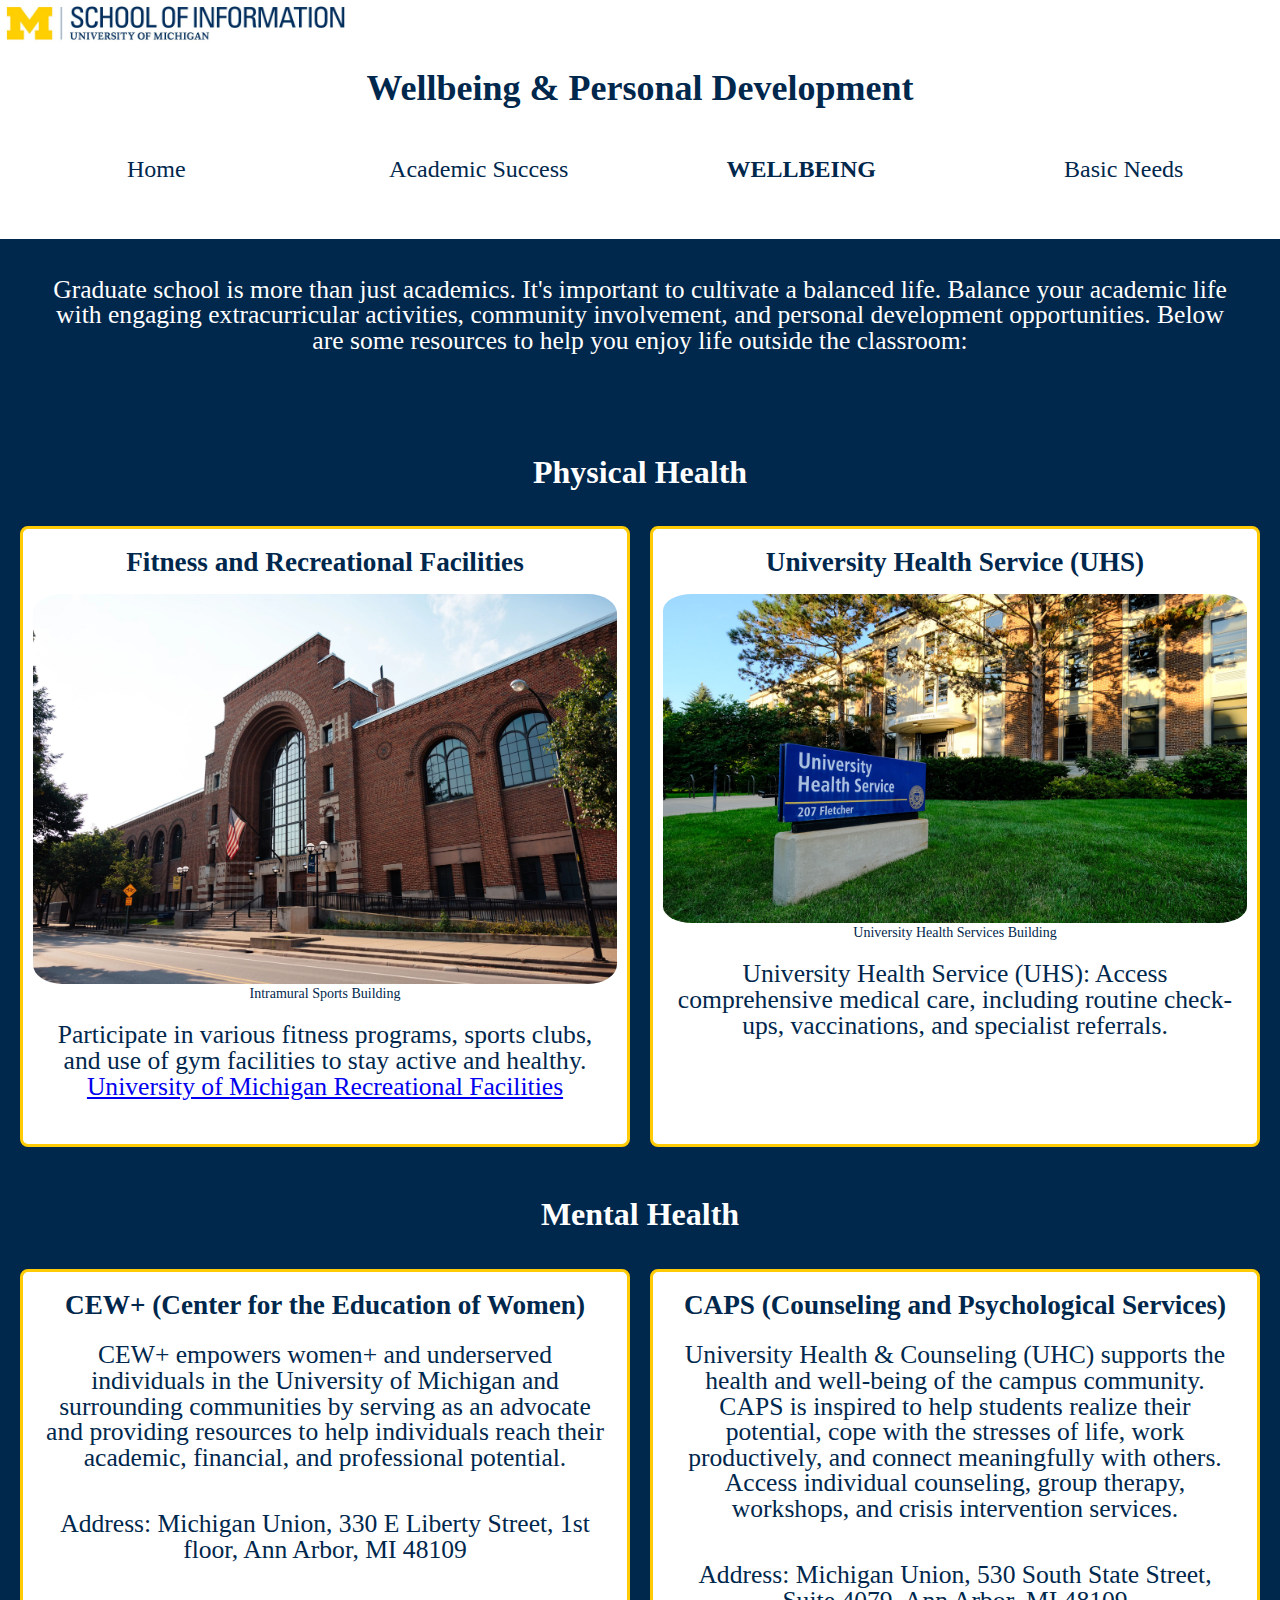
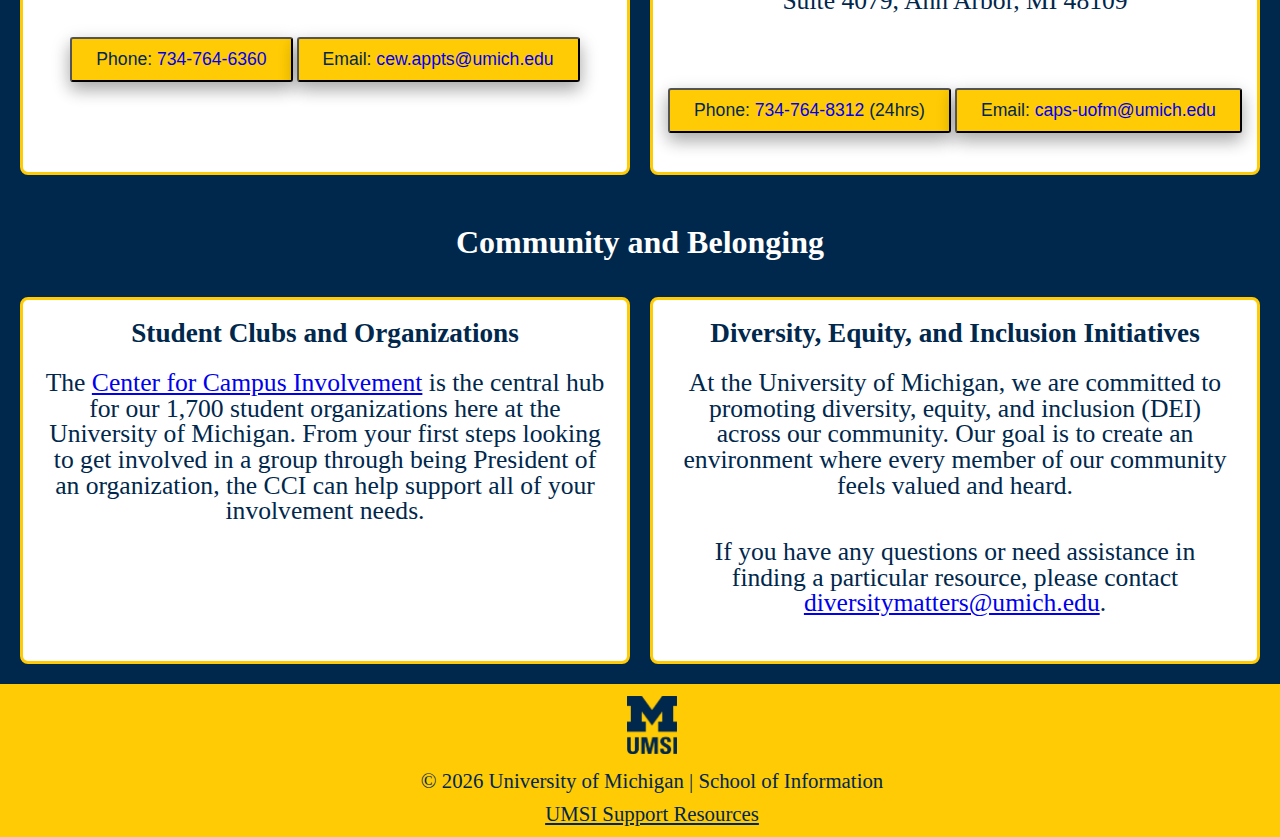
<file: wellbeing.html>
<!DOCTYPE html>
<html lang="en">
<head>
    <meta charset="UTF-8">
    <meta name="viewport" content="width=device-width, initial-scale=1.0">
    <title>Wellbeing & Personal Development</title>
    <link rel="stylesheet" href='css/html5reset.css'>
    <link rel="stylesheet" href='css/style.css'>
</head>
<body id="well_body">

<header>
    <img src="images/UMSI_logo_marketing_u.jpg" alt="UMSI Logo" width="350">
    <br><a href="#main" class="skip">Skip to Main Content</a>
    <h1>Wellbeing & Personal Development</h1>
    <nav>
        <ul>
            <li><a href="index.html">Home</a></li>
            <li><a href="academic.html">Academic Success</a></li>
            <li class="active"><a href="wellbeing.html">Wellbeing</a></li>
            <li><a href="basic_needs.html">Basic Needs</a></li>
        </ul>
    </nav>
</header>

<main id="main">
    <div class="resource_section">
        <p>Graduate school is more than just academics. It's important to cultivate a balanced life. Balance your academic life with engaging extracurricular activities, community involvement, and personal development opportunities. Below are some resources to help you enjoy life outside the classroom:</p>
        <h2>Physical Health</h2>
        <div class="container">
            <!-- University Health Service (UHS) -->
            <div class="box">
                <h3>University Health Service (UHS)</h3>
                <figure>
                    <img src="images/UHS.jpg" alt="University Health Services building" width="300">
                    <figcaption>University Health Services Building</figcaption>
                </figure>
                <br>
                <p>University Health Service (UHS): Access comprehensive medical care, including routine check-ups, vaccinations, and specialist referrals.</p>
            </div>

            <!-- Fitness and Recreational Facilities -->
            <div class="box">
                <h3>Fitness and Recreational Facilities</h3>
                <figure>
                    <img src="images/imsb.jpg" alt="The exterior of the Intramural Sports building." width="300">
                    <figcaption>Intramural Sports Building</figcaption>
                </figure>
                <br>
                <p>Participate in various fitness programs, sports clubs, and use of gym facilities to stay active and healthy. 
                <br>
                <strong><a href="https://recsports.umich.edu/facilities/">University of Michigan Recreational Facilities</a></p></strong>
            </div>
        </div>
    </div>

    <div class="resource_section">
        <h2>Mental Health</h2>
        <div class="container">
            <!-- CAPS (Counseling and Psychological Services) -->
            <div class="box">
                <h3>CAPS (Counseling and Psychological Services)</h3>
                <p>University Health & Counseling (UHC) supports the health and well-being of the campus community. CAPS is inspired to help students realize their potential, cope with the stresses of life, work productively, and connect meaningfully with others. Access individual counseling, group therapy, workshops, and crisis intervention services.</p>
                <p>Address: Michigan Union, 530 South State Street, Suite 4079, Ann Arbor, MI 48109</p>
                <br>
                <button class="button"><p>Phone: <a href="tel:734-764-8312">734-764-8312</a> <strong>(24hrs)</strong></p></button>
                <button class="button"><p>Email: <a href="mailto:caps-uofm@umich.edu">caps-uofm@umich.edu</a></p></button>
            </div>

            <!-- CEW+ (Center for the Education of Women) -->
            <div class="box">
                <h3>CEW+ (Center for the Education of Women)</h3>
                <p>CEW+ empowers women+ and underserved individuals in the University of Michigan and surrounding communities by serving as an advocate and providing resources to help individuals reach their academic, financial, and professional potential.</p>
                <p>Address: Michigan Union, 330 E Liberty Street, 1st floor, Ann Arbor, MI 48109</p>
                <br>
                <button class="button"><p>Phone: <a href="tel:734-764-6360">734-764-6360</a></p></button>
                <button class="button"><p>Email: <a href="mailto:cew.appts@umich.edu">cew.appts@umich.edu</a></p></button>
            </div>
    </div>

    <div class="resource_section">
        <h2>Community and Belonging</h2>
        <div class="container">
            <!-- Diversity, Equity, and Inclusion Initiatives -->
            <div class="box">
                <h3>Diversity, Equity, and Inclusion Initiatives</h3>
                <p>At the University of Michigan, we are committed to promoting diversity, equity, and inclusion (DEI) across our community. Our goal is to create an environment where every member of our community feels valued and heard.</p>
                <p>If you have any questions or need assistance in finding a particular resource, please contact <a href="mailto:diversitymatters@umich.edu">diversitymatters@umich.edu</a>.</p>
                <!-- <p>Find a comprehensive list of Diversity, Equity, and Inclusion initiatives, services, and resources <a href="https://diversity.umich.edu/resources/">here.</a></p> -->
            </div>

            <!-- Student Clubs and Organizations -->
            <div class="box">
                <h3>Student Clubs and Organizations</h3>
                <p>The <a href="https://campusinvolvement.umich.edu/managing-your-student-organization">Center for Campus Involvement</a> is the central hub for our 1,700 student organizations here at the University of Michigan. From your first steps looking to get involved in a group through being President of an organization, the CCI can help support all of your involvement needs.</p>
            </div>
        </div>
    </div>
</main>

<footer>
    <img src="images/UMSI_signature_vertical_informal_allblue.png" alt="UMSI Logo" width="50">
    <p> © <span id="year"></span> University of Michigan | School of Information </p>
    <a href="https://sites.google.com/umich.edu/msiacademicadvising/student-support-resources">UMSI Support Resources</a>
</footer>

<!-- Javascript to get the current year -->
<script>
    document.getElementById("year").innerHTML = new Date().getFullYear();
</script>

</body>

</html>
</file>
<file: css/style.css>
/* Hide skip button */
.skip {
  position: absolute;
  top: -50px;
}

/* show skip to main button */
.skip:focus {
  top: 35px;
  height: 35px;
  background-color: white;
}

.active {
  font-weight: bold;
  text-transform: uppercase;
}

/* button settings */

.button {
  font-size: .80rem;
  background-color: #FFCB05;
  color: #00274C;
  border-radius: 3px;
  padding: 10px 24px;
  margin: 4% 0 5% 0;
  align-content: flex-end;
  box-shadow: 0 8px 16px 0 rgba(0,0,0,0.2), 0 6px 20px 0 rgba(0,0,0,0.19);
}


.button a {
  text-decoration: none;
}

/* add button hover */
.button:hover {
  border-width: 3.5px;
}


body {
  background-color: #00274C;
  color: white;
  width: 100%;
  margin: 0;
  padding: 0;
}

header {
  background-size: cover;
  display: block;
  position: relative;
  width: 100%;
  height: 175px;
  background-color: white;
  padding: 0 0 5% 0;
  z-index: 1;
}

nav > ul {
  display: grid;
  grid-template-columns: repeat(4, 1fr);
  grid-template-rows: 50px;
  text-align: center;
  column-gap: 10px;
  align-content: space-between;
  align-items: start;
  justify-content: center;
  /* make sure image on Ac Dev page doesn't overlap */
  z-index: 2;
  position: relative;
}

nav > ul a {
  color: #00274C;
  font-size: 1em;
  text-decoration: none;
}

h1 {
  font-size: 1.5em;
  color: #00274C;
  font-weight: bold;
  text-align: center;
  padding: 0 0 4% 0;
}

/* style welcome to grad success message */
section p:first-of-type {
    text-align: center;
    padding: 10px;
    margin: 10px 70px 20px 70px;
    font-size: 1em;
}

h2 {
  padding: 10px 10px 10px 10px;
  margin-top: 10px;
  font-weight: bold;
  text-align: center;
  font-size: 1.5em;

}

.resources {
  display: grid;
  grid-template-columns: repeat(3, 1fr);
  align-items: stretch;
  text-align: center;
  gap: 10px;
  padding: 10px;
}

/* grid items */
.resources > div {
  display: grid;
  background-color: white;
  color: darkblue;
  justify-items: center;
  align-items: start;
  align-content: space-between;
  padding: 5px 3px 0 3px;
  border: 1px solid #FFCB05;
  text-wrap: wrap;
  border-radius: 5px;
  font-size: 1em;
}

/* header styling */
.resources h3 {
  font-size: 1.5em;
  font-weight: bold;
  margin: 10px 10px 5px 10px;
  align-content: start;
}

.resources div > p {
  padding: 3px;
  font-size: 1em;
}

.resources img {
  justify-items: center;
  height: 150px;
  width: 200px;
  border-radius: 5px;
}


/* Academic Development */
/* main div also for basic needs */
#main div > p  {
  /* margin: 20px; */
  padding: 0 10% 0 10%;
  margin-bottom: 5%;
  font-size: 1.2em;
  text-align: center;
}

.ac > img:first-of-type {
  width: cover;
}

.ac_header p {
  font-size: 30px;
}

/* used ChatGPT to rename all my HTML classes for separate pages when needed and consolidate the structure (got rid of extra redundant divs to make the content better fit with flex */
.intro_ac {
  position: relative;
  display: block;
  height: 40vw;
  overflow: hidden;
}

/* fix overflow issue */
.intro_ac > p {
  position: absolute;
  display: block;
  margin: auto;
  width: 80%;
  height: 30vw;
  top: 50%;
  left: 50%;
  overflow: scroll;
  box-sizing: border-box;
  transform: translate(-50%, -50%);
  background-color: #525252;
}

.intro_ac img {
  width: 100%;
  top: 50%;
  left: 50%;
  width: 100%;
  opacity: 0.5;
  overflow: scroll;
  object-fit: cover;
  z-index: -1;
}

.container_ac, .container_pro {
  display: grid;
  grid-template-columns: 1fr 1fr;
  column-gap: 1vw;
  gap: 20px;
  margin-bottom: 40px;
}

.boxes_ac, .boxes_pro {
  padding-left: 5%;
  text-align: center;
  align-items: stretch;
}

.boxes_ac p, .boxes_pro ul {
  font-size: 1.2em;
}

#main h3 {
  padding-top: 0%;
  padding-bottom: 3%;
  font-size: 1.3em;
}

.boxes_ac a {
  padding-top: 5%;
  color: white;
  font-weight: bold;
}

.boxes_ac a, .boxes_pro a {
  color: white;
  font-weight: bold;
}

.container_ac h2, .container_pro h2 {
  grid-column: 1 / span 2;
  text-align: center;
  align-items: stretch;
  border: 2px solid #FFCB05;
}

.image-column img {
  width: 100%;
  height: auto;
  object-fit: cover;
  border-radius: 5%;
}

.image-column figcaption {
  font-size: 12px;
  text-align: center;
}

/* personal wellbeing */

.resource_section > p:first-child {
  margin: 25px;
}

.container {
  display: flex;
  flex-direction: row-reverse;
  flex-wrap: wrap;
  align-items: stretch;
  gap: 20px;
  margin: 10px 20px 20px 20px;
}

#well_body h2 {
  padding: 2%;
  font-size: 30px;
}

.box {
  flex: 1 1 250px;
  padding: 10px;
  background-color: white;
  border-radius: 8px;
  justify-content: center;
  text-align: center;
  gap: 10px;
  border: 3px solid #FFCB05;
  color:#00274C;
}

.box h3 {
  font-size: 22px;
  font-weight: bold;
  margin: 10px;
  /* padding: 5%; */
}

.box figcaption {
  font-size: 14px;
  text-align: center;
}

.box img {
  background-size: cover;
  align-items: center;
  width: 100%;
  border-radius: 5%;
  height: fit-content;
  object-fit: cover;
}

.resource_section > p:first-child {
  margin: 25px;
}

/* wellbeing */
#basic_intro {
  padding: 0 10% 0 10%;
  text-align: center;
}

#basic_intro img {
  display: block;
  width: 80%;
  margin-top: 5%;
  margin-left: auto;
  margin-right: auto;
  text-align: center;
  border-radius: 5%;
}

#support {
  padding: 5% 0 0 0;
}

#support a {
  color: white;
  font-weight: bold;
}

.basic_container {
  display: flex;
  flex-direction: row-reverse;
  flex-wrap: wrap;
  align-content: stretch;
  align-items: stretch;
  gap: 20px;
  margin: 10px 20px 20px 20px;
}

#main h2 {
  align-self: center;
  text-align: center;
  margin-top: 5%;
}

.basic_box {
  flex: 1 1 30%;
  padding: 5px;
  background-color: white;
  border-radius: 8px;
  text-align: center;
  gap: 10px;
  border: 3px solid #FFCB05;
  color:#00274C;
}

.basic_box h3 {
  font-size: 1.5em;
  font-weight: bold;
  align-content: start;
}

.basic_box img {
  height: 150px;
  width: auto;
  border-radius: 5%;
  margin-top: 5%;
  justify-items: end;
  bottom: 0;
}

/* footer */

footer {
  display: block;
  width: 100%;
  justify-content: space-around;
  align-items: center;
  text-align: center;
  background-color: #FFCB05;
  padding: 12px;
  font-size: 1.3em;
  z-index: -1;
}

footer > img {
  align-content: start;
  /* make sure the img stays on top of footer background because it's transparent */
  z-index: 1;
}

footer p {
  color: #00274C;
  padding-bottom: 1%;
  padding-top: 1%;
  text-align: center;
  justify-content: center;
}

footer a {
  color: #00274C;
}

/* 404 page */
#error p  {
  /* margin: 20px; */
  padding: 0 10% 0 10%;
  margin-bottom: 5%;
  font-size: 1.2em;
  text-align: center;
}

#error a {
  font-size: 1.2em;
  font-weight: bold;
  color: #f1f1f1;
}

/* Media query For larger screens over 700px */
@media (min-width: 700px) {

  /* header */
  header {
    background-size: cover;
    font-size: 1.5em;
    display: block;
    position: relative;
    width: 100%;
    height: 175px;
    background-color: white;
    padding-bottom: 5%
  }

  nav > ul {
    display: grid;
    grid-template-columns: repeat(4, 1fr);
    grid-template-rows: 50px;
    text-align: center;
    column-gap: 10px;
    align-content: space-between;
    align-items: start;
    justify-content: center;
    /* make sure image on Ac Dev page doesn't overlap */
    z-index: 2;
    position: relative;
  }

    /* increase button link sizes (index and wellbeing pages) */
    .button {
      font-size: 1.1rem;
      transition: transform 0.3s ease;
  }


/* index main sources page */
  .resources {
      display: grid;
      grid-template-columns: repeat(3, 1fr);
      gap: 20px;
      transition: transform 0.3s ease;
      margin: 0 1% 0 1%;
  }

  .resources > div {
      position: relative;
      width: 95%;
      /* create padding under resource div containers */
      margin: 0 0 5% 0;
  }

  .resources img {
      width: 90%;
      margin: 4%;
      height: auto;
      border-radius: 5px;
      transition: transform 0.3s ease;
  }

  .resources div:hover img {
      transform: scale(1.05);
  }

/* increase h2 & h3 header sizes  */
  #main h2 {
    font-size: 2em;
    margin: 2% 5% 1% 5%;
  }

  #main h3 {
    font-size: 1.7em;
    font-weight: bold;
    margin-bottom: auto;
  }

/* academic resources header image and text  */
  #main div > p  {
    padding: 1% 2% 1% 2%;
    font-size: 1.6em;
    text-align: center;
    height: auto;
  }

  .intro_ac {
    position: relative;
    display: block;
    width: 100%;
    height: auto;
    overflow: hidden;
  }

  .intro_ac > p {
    position: absolute;
    display: block;
    padding: 5% 0 5% 0;
    margin: auto;
    width: 80%;
    top: 50%;
    left: 50%;
    transform: translate(-50%, -50%);
    background-color: #525252;
    box-sizing: border-box;
    overflow: scroll;
  }

  .intro_ac img {
    width: 100%;
    /* use em to make sure the image stays consistent size in background compared to text (not vw) */
    height: 25em;
    top: 50%;
    left: 50%;
    opacity: 0.5;
    overflow: scroll;
    object-fit: cover;
    z-index: -1;
  }

  /* add overarching flex container to place div classes side by side in large screen view */
  .flex-container {
    display: flex;
    justify-content: space-between;
    gap: 20px;
    flex-wrap: wrap;
  }

  /* academic containers -- make side by side in flex  */
  .container_ac, .container_pro {
    display: flex;
    flex-direction: column;
    justify-content: space-between;
    gap: 20px;
      /* container take up most of the width of page but not all */
    flex: 1 1 48%;
    flex-wrap: wrap;
    position: relative;
  }

  /* could I have done this a better way with selectors? */
  #main .container_ac h2, #main .container_pro h2 {
    margin: 7% 0 0 0;
  }

  /* add the fade-in overlay effect to images per W3schools: https://www.w3schools.com/howto/tryit.asp?filename=tryhow_css_image_overlay_fade 
  didn't want to add another */
  .boxes_ac, .boxes_pro {
    font-size: 1.1rem;
    padding-left: 5%;
    text-align: center;
    /* get the div text over the imgs */
    position: absolute;
    top: 50%;
    left: 50%;
    /* z index needs to be 3 to get it over the image and overlay layers */
    z-index: 3;
    opacity: 0;
    transition: 0.3s ease;
    /* make sure this goes to the background */
    transform: translate(-50%, -50%);
    width: 80%;
  }

  /* position the text over the imgs */
    /* make relative to get the text on top (like the intro ac image background) */
  .image-column {
    position: relative;
    margin: 5% 5% 0 5%;
    align-items: center;
  }

  .image-column img {
    width: 100%;
    height: auto;
    object-fit: cover;
    border-radius: 5%;
  }

.image-column::after {
  content: "";
  position: absolute;
  top: 0;
  left: 0;
  right: 0;
  bottom: 0;
  /* had to look this up to make it semi-transparent */
  background-color: rgba(0, 0, 0, 0.5);
  opacity: 0;
  border-radius: 5%;
  /* z index 2 to go behind text */
  z-index: 2;
  transition: opacity 0.3s ease;
}

/* add the semitransparent overlay to initiate on hover */
.image-column:hover::after {
  opacity: 1;
}

/* Make the text visible (both boxes on respective images) on hover */
.image-column:hover .boxes_ac, .image-column:hover .boxes_pro {
  opacity: 1;
}

/* basic needs */

#basic_intro {
  padding: 0 3% 0 3%;
}
/* correct the sizing for the intro section */
#basic_intro img {
  height: 35vw;
  width: auto;
  margin: auto;
}

/* basic needs carousel */
/* Set the basic container to allow horizontal scrolling. Inspiration and templates built from: https://www.w3schools.com/cssref/css_pr_scroll-snap-type.php
https://www.w3schools.com/cssref/css_pr_scroll-snap-type.php */


.basic_container {
  display: flex;
  flex-direction: row;
  flex-wrap: nowrap;
  gap: 4vw;
  margin: 0 4% 0 4%;
  justify-content: flex-start;
  align-items: stretch;
  height: auto;
  padding-bottom: 3%;
  min-width: 90%;
  overflow-x: auto;
  scroll-snap-type: x mandatory;
  -webkit-overflow-scrolling: touch;
}

.basic_box {
  display: flex;
  flex-direction: column;
  flex-grow: 0;
  flex-shrink: 0;
  width: 17vw;
  min-width: 300px;
  align-items: center;
  border-width: 7px;
  /* https://www.w3schools.com/cssref/css_pr_scroll-snap-align.php */
  scroll-snap-align: start;
  scroll-margin: 1vw;
}

.basic_box:hover {
  background-color: #FFCB05;
  z-index: 1;
}

div.basic_box img {
  margin-top: auto;
  height: 15vw;
  width: 15vw;
  object-fit: contain;
}

/* /* Style scroll bar, thumb, and track it sits on -- borrowed inspiration/template from scrollbar styling https://www.w3schools.com/howto/howto_css_custom_scrollbar.asp */
.basic_container::-webkit-scrollbar {
  height: 15px;
  margin-bottom: 3%;
}

.basic_container::-webkit-scrollbar-thumb {
  background-color: rgba(0, 0, 0, 0.5);
  border-radius: 10px;
}

.basic_container::-webkit-scrollbar-track {
  background: #f1f1f1;
}

}
</file>
